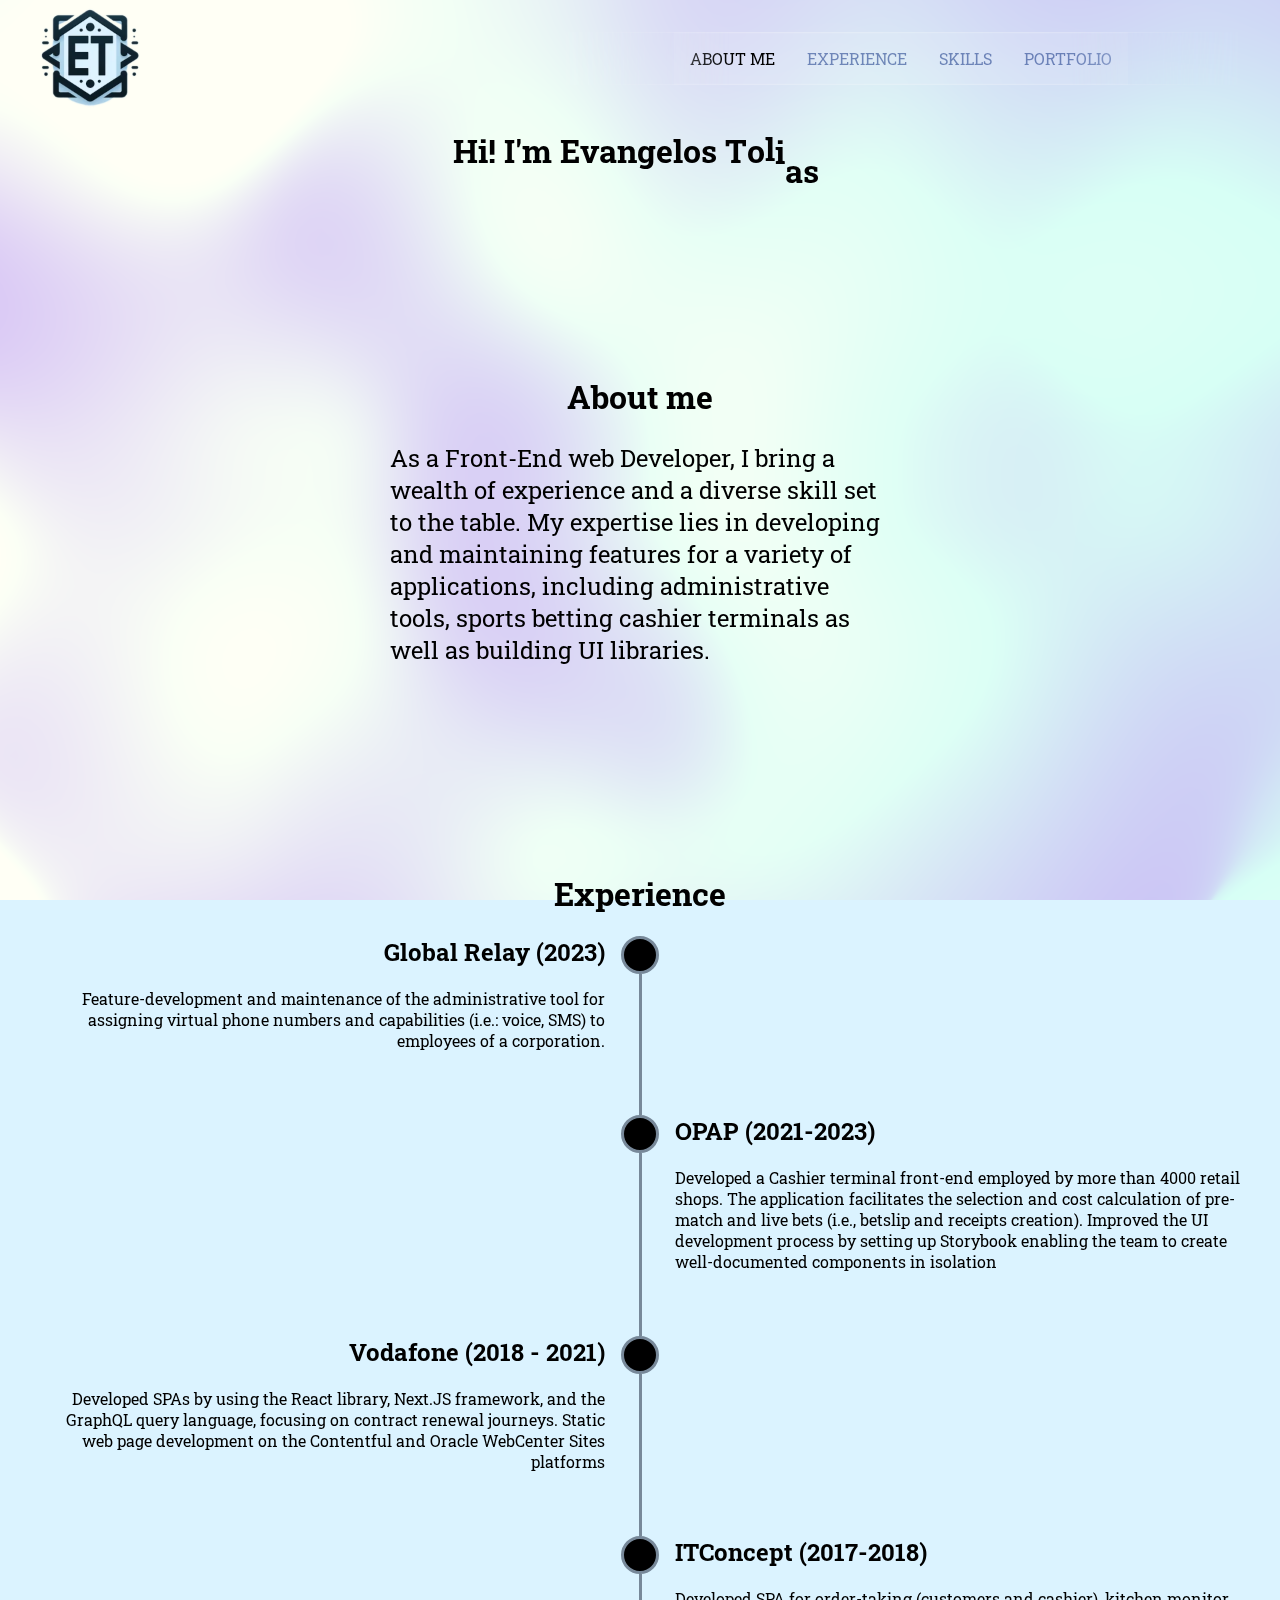
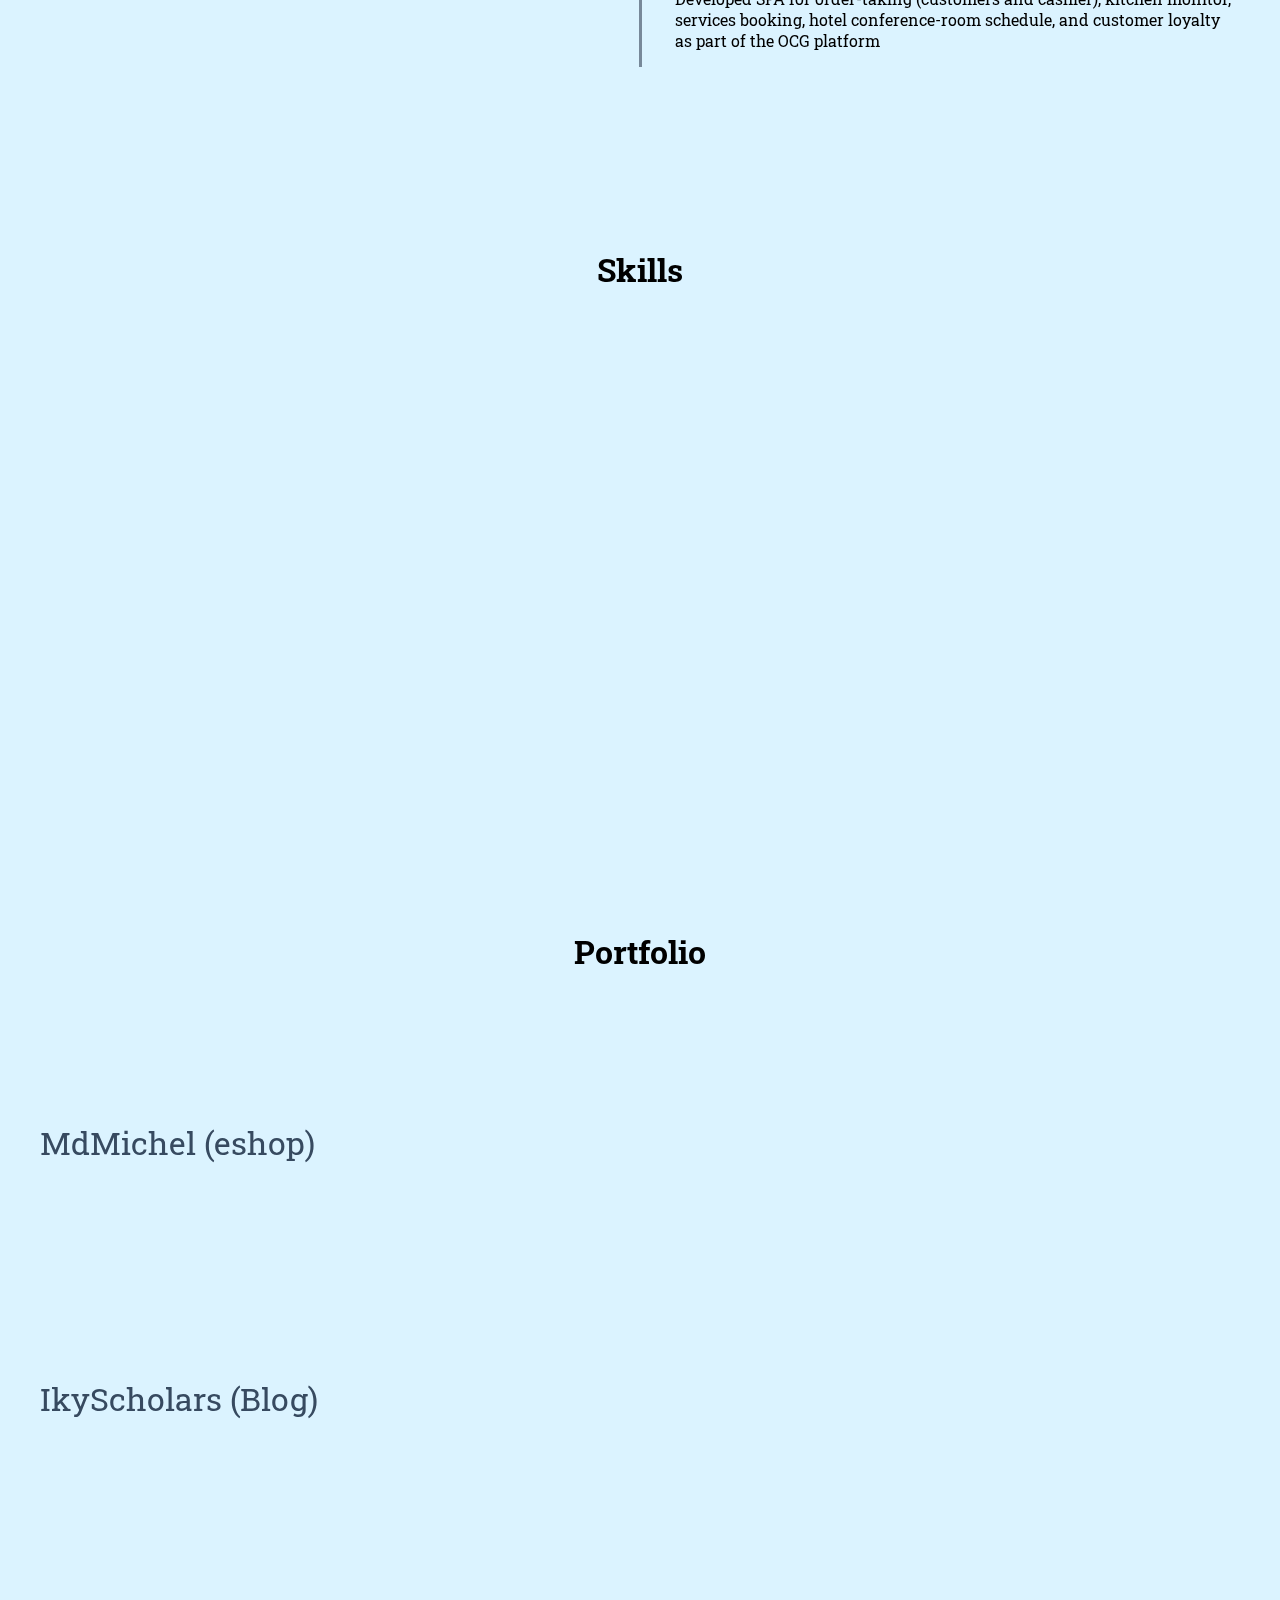
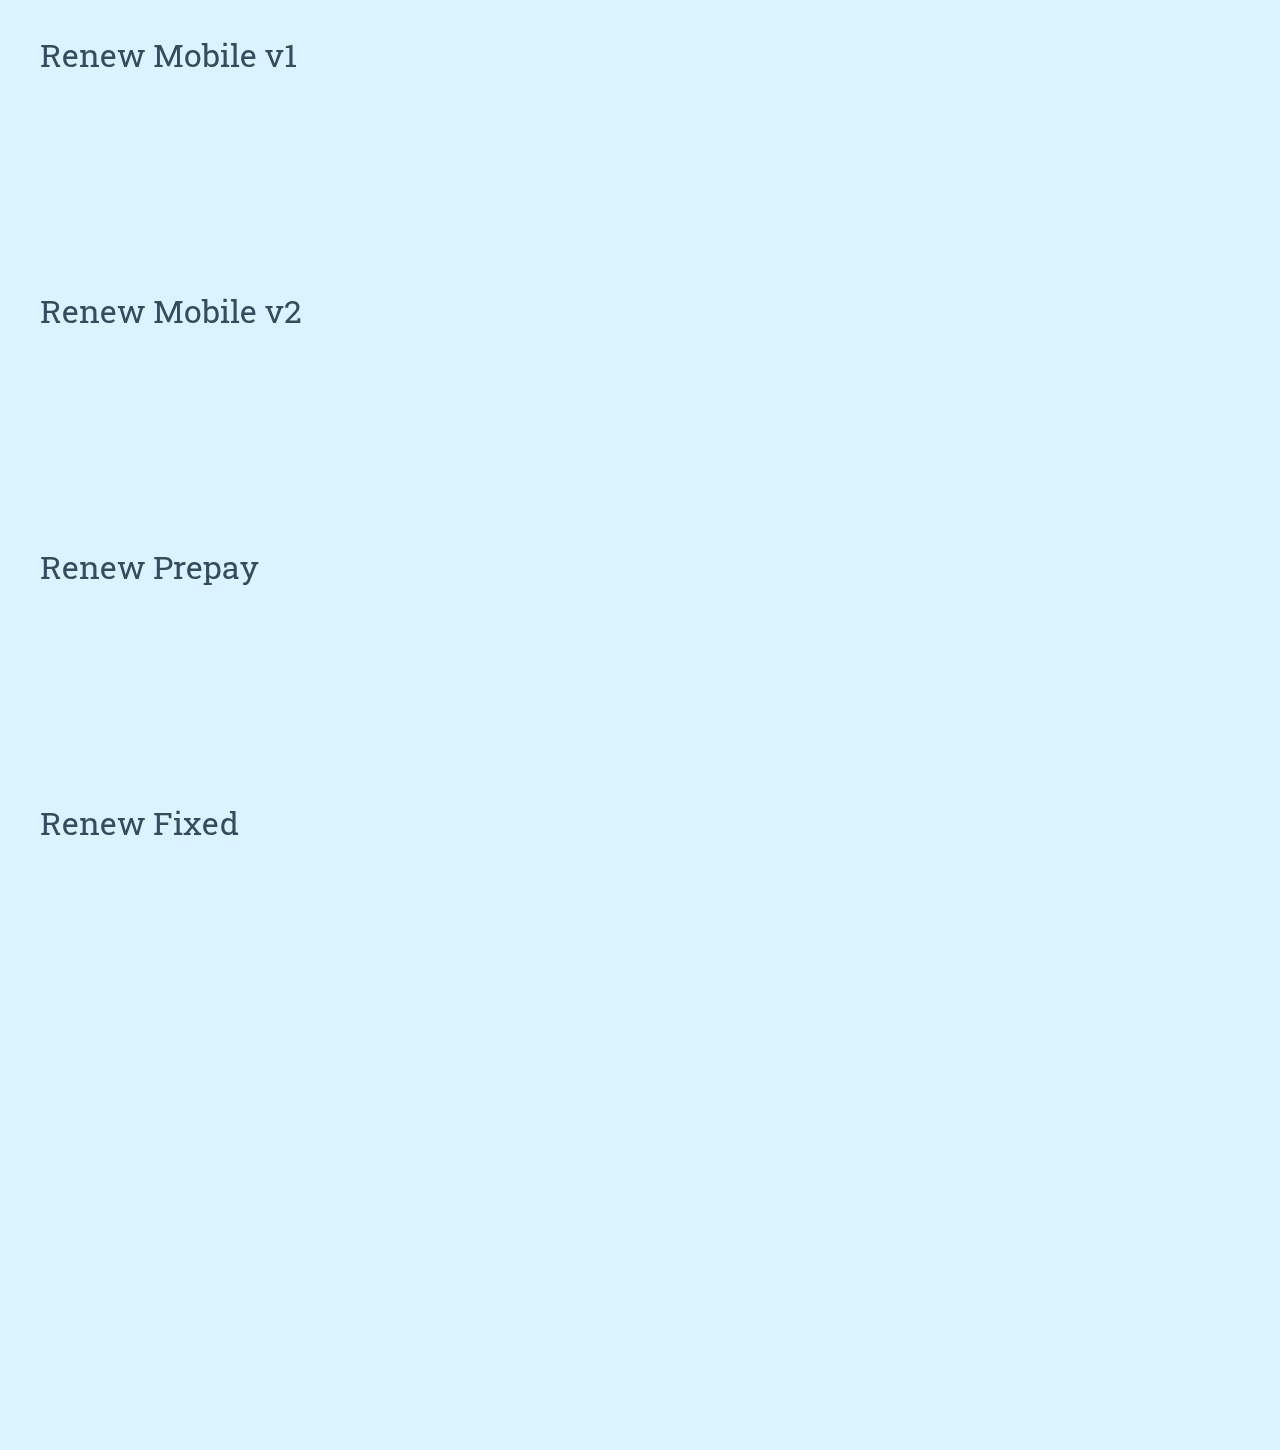
<file: index.html>
<!DOCTYPE html><html lang="en" class="__className_f9b89a"><head><meta charSet="utf-8"/><link rel="preconnect" href="https://fonts.googleapis.com"/><link rel="preconnect" href="https://fonts.gstatic.com" crossorigin="anonymous"/><meta name="viewport" content="width=device-width, initial-scale=1"/><link rel="preload" href="/_next/static/media/d3d85d86ad5c431a-s.p.woff2" as="font" crossorigin="" type="font/woff2"/><link rel="stylesheet" href="/_next/static/css/2d29b86d4adf78f7.css" crossorigin="" data-precedence="next"/><link rel="stylesheet" href="/_next/static/css/67b9c9a1680bc302.css" crossorigin="" data-precedence="next"/><link rel="preload" as="script" fetchPriority="low" href="/_next/static/chunks/webpack-c36395b2336eaa91.js" crossorigin=""/><script src="/_next/static/chunks/fd9d1056-96f86a2a9ab9b4eb.js" async="" crossorigin=""></script><script src="/_next/static/chunks/938-b4497bc437be2cba.js" async="" crossorigin=""></script><script src="/_next/static/chunks/main-app-da6022b499efff1f.js" async="" crossorigin=""></script><script src="/_next/static/chunks/651-0bb1bf5780128935.js" async=""></script><script src="/_next/static/chunks/216-7a8dcaa5f479b996.js" async=""></script><script src="/_next/static/chunks/app/page-bd2a8ca03f9b4940.js" async=""></script><script src="/_next/static/chunks/b536a0f1-09ca9436c06d6b62.js" async=""></script><script src="/_next/static/chunks/d40c82d0-dafd9866dcdceeed.js" async=""></script><script src="/_next/static/chunks/842-8a8c3afd90a65e01.js" async=""></script><script src="/_next/static/chunks/app/layout-cf245eed34b1b211.js" async=""></script><script src="/_next/static/chunks/app/error-377d0f88788da3be.js" async=""></script><script src="/_next/static/chunks/app/template-bc86ebb0a119007b.js" async=""></script><script src="/_next/static/chunks/app/not-found-f24aa3d97eb6d459.js" async=""></script><link rel="preload" href="https://www.googletagmanager.com/gtag/js?id=G-2BSTL3JRQV" as="script"/><title>Evangelos Tolias - Web developer</title><link rel="shortcut icon" type="image/png" href="/favicons/ET_LOGO_32.png"/><link rel="apple-touch-icon" href="/favicons/ET_LOGO_180.png"/><link rel="apple-touch-icon" sizes="180x180" href="/favicons/ET_LOGO_180.png"/><link rel="apple-touch-icon" sizes="167x167" href="/favicons/ET_LOGO_167.png"/><link rel="apple-touch-icon" sizes="152x152" href="/favicons/ET_LOGO_152.png"/><link rel="icon" type="image/png" sizes="32x32" href="/favicons/ET_LOGO_32.png"/><link rel="icon" type="image/png" sizes="16x16" href="/favicons/ET_LOGO_16.png"/><meta property="og:title" content="Portfolio - Evangelos Tolias"/><link rel="canonical" href="https://www.tolias.co/"/><meta property="og:type" content="website"/><meta property="og:image:alt" content="My Portfolio Preview"/><meta property="og:site_name" content="Evangelos Tolias | tolias.co"/><meta name="robots" content="index,follow"/><meta name="description" content="Experienced web developer specializing in front-end web development. Explore my portfolio and contact me for your next project."/><meta property="keywords" content="Evangelos, Vangelis, Tolias, Software Developer, Sofware Engineer, Developer, Web Developer, Front-end, Web, Portfolio"/><meta property="og:url" content="https://www.tolias.co/"/><meta property="og:image" content="https://www.tolias.co//favicons/ET_LOGO_180.png"/><meta name="theme-color" content="#dbf3ff"/><link rel="manifest" href="/manifest.webmanifest"/><link rel="icon" href="/icon.png?b149c6fd52539ea3" type="image/png" sizes="152x152"/><meta name="next-size-adjust"/><link href="https://fonts.googleapis.com/css2?family=Roboto+Slab&amp;display=swap" rel="stylesheet"/><script src="/_next/static/chunks/polyfills-c67a75d1b6f99dc8.js" crossorigin="" noModule=""></script></head><body><div class="spring_spring__93qQ5"><main><header class="header_container__cpk4_"><img alt="Evangelos Tolias Logo" loading="lazy" width="100" height="100" decoding="async" data-nimg="1" class="header_logo__PkDFG" style="color:transparent" src="/_next/static/media/ET_LOGO_150.0fc9850a.webp"/><nav class="header_nav__eyGjC"><menu class="header_menuContainer__luBCI"><li><button class="">About Me</button></li><li><button class="">Experience</button></li><li><button class="">Skills</button></li><li><button class="">Portfolio</button></li></menu></nav></header><section><h1><span class="sr-only">Hi! I&#x27;m Evangelos Tolias</span><span aria-hidden="true"><span class="animatedText_word__yrgFz"><span class="animatedText_char__Qu4nb" style="opacity:0;transform:translateY(20px) translateZ(0)">H</span><span class="animatedText_char__Qu4nb" style="opacity:0;transform:translateY(20px) translateZ(0)">i</span><span class="animatedText_char__Qu4nb" style="opacity:0;transform:translateY(20px) translateZ(0)">!</span><span> </span></span><span class="animatedText_word__yrgFz"><span class="animatedText_char__Qu4nb" style="opacity:0;transform:translateY(20px) translateZ(0)">I</span><span class="animatedText_char__Qu4nb" style="opacity:0;transform:translateY(20px) translateZ(0)">&#x27;</span><span class="animatedText_char__Qu4nb" style="opacity:0;transform:translateY(20px) translateZ(0)">m</span><span> </span></span><span class="animatedText_word__yrgFz"><span class="animatedText_char__Qu4nb" style="opacity:0;transform:translateY(20px) translateZ(0)">E</span><span class="animatedText_char__Qu4nb" style="opacity:0;transform:translateY(20px) translateZ(0)">v</span><span class="animatedText_char__Qu4nb" style="opacity:0;transform:translateY(20px) translateZ(0)">a</span><span class="animatedText_char__Qu4nb" style="opacity:0;transform:translateY(20px) translateZ(0)">n</span><span class="animatedText_char__Qu4nb" style="opacity:0;transform:translateY(20px) translateZ(0)">g</span><span class="animatedText_char__Qu4nb" style="opacity:0;transform:translateY(20px) translateZ(0)">e</span><span class="animatedText_char__Qu4nb" style="opacity:0;transform:translateY(20px) translateZ(0)">l</span><span class="animatedText_char__Qu4nb" style="opacity:0;transform:translateY(20px) translateZ(0)">o</span><span class="animatedText_char__Qu4nb" style="opacity:0;transform:translateY(20px) translateZ(0)">s</span><span> </span></span><span class="animatedText_word__yrgFz"><span class="animatedText_char__Qu4nb" style="opacity:0;transform:translateY(20px) translateZ(0)">T</span><span class="animatedText_char__Qu4nb" style="opacity:0;transform:translateY(20px) translateZ(0)">o</span><span class="animatedText_char__Qu4nb" style="opacity:0;transform:translateY(20px) translateZ(0)">l</span><span class="animatedText_char__Qu4nb" style="opacity:0;transform:translateY(20px) translateZ(0)">i</span><span class="animatedText_char__Qu4nb" style="opacity:0;transform:translateY(20px) translateZ(0)">a</span><span class="animatedText_char__Qu4nb" style="opacity:0;transform:translateY(20px) translateZ(0)">s</span><span> </span></span></span></h1></section><section><h1>About me</h1><p class="aboutMe_aboutMe__0SmJS">As a Front-End web Developer, I bring a wealth of experience and a diverse skill set to the table. My expertise lies in developing and maintaining features for a variety of applications, including administrative tools, sports betting cashier terminals as well as building UI libraries.</p></section><section><h1>Experience</h1><div class="experienceSection_container__gqBkH"><div class="experienceSection_bodyRowContainer__B85kd"><div class="experienceSection_body__YOMvl experienceSection_leftBody__BrEXi"><h2>Global Relay (2023)</h2><p>Feature-development and maintenance of the administrative tool for assigning virtual phone numbers and capabilities (i.e.: voice, SMS) to employees of a corporation.</p></div><div class="experienceSection_divider__bWkGD"><div class="experienceSection_dividerDot__Til0p"></div><div class="experienceSection_dividerAfter__x1deq"></div></div><div></div></div><div class="experienceSection_bodyRowContainer__B85kd"><div></div><div class="experienceSection_divider__bWkGD"><div class="experienceSection_dividerBefore__I2gkS"></div><div class="experienceSection_dividerDot__Til0p"></div><div class="experienceSection_dividerAfter__x1deq"></div></div><div class="experienceSection_body__YOMvl experienceSection_rightBody__ieMj9"><h2>OPAP (2021-2023)</h2><p>Developed a Cashier terminal front-end employed by more than 4000 retail shops. The application facilitates the selection and cost calculation of pre-match and live bets (i.e., betslip and receipts creation). Improved the UI development process by setting up Storybook enabling the team to create well-documented components in isolation</p></div></div><div class="experienceSection_bodyRowContainer__B85kd"><div class="experienceSection_body__YOMvl experienceSection_leftBody__BrEXi"><h2>Vodafone (2018 - 2021)</h2><p>Developed SPAs by using the React library, Next.JS framework, and the GraphQL query language, focusing on contract renewal journeys. Static web page development on the Contentful and Oracle WebCenter Sites platforms</p></div><div class="experienceSection_divider__bWkGD"><div class="experienceSection_dividerBefore__I2gkS"></div><div class="experienceSection_dividerDot__Til0p"></div><div class="experienceSection_dividerAfter__x1deq"></div></div><div></div></div><div class="experienceSection_bodyRowContainer__B85kd"><div></div><div class="experienceSection_divider__bWkGD"><div class="experienceSection_dividerBefore__I2gkS"></div><div class="experienceSection_dividerDot__Til0p"></div><div class="experienceSection_dividerAfter__x1deq"></div></div><div class="experienceSection_body__YOMvl experienceSection_rightBody__ieMj9"><h2>ITConcept (2017-2018)</h2><p>Developed SPA for order-taking (customers and cashier), kitchen monitor, services booking, hotel conference-room schedule, and customer loyalty as part of the OCG platform</p></div></div></div></section><section><h1>Skills</h1><ul class="skillSection_container__D6R_J"><li class="skillSection_box__exgqO skillItem">React</li><li class="skillSection_box__exgqO skillItem">JavaScript</li><li class="skillSection_box__exgqO skillItem">Redux</li><li class="skillSection_box__exgqO skillItem">MobX</li><li class="skillSection_box__exgqO skillItem">Emotion</li><li class="skillSection_box__exgqO skillItem">TypeScript</li><li class="skillSection_box__exgqO skillItem">Jest</li><li class="skillSection_box__exgqO skillItem">RTL</li><li class="skillSection_box__exgqO skillItem">CSS</li><li class="skillSection_box__exgqO skillItem">SASS</li><li class="skillSection_box__exgqO skillItem">GIT</li><li class="skillSection_box__exgqO skillItem">jQuery</li><li class="skillSection_box__exgqO skillItem">SQL</li><li class="skillSection_box__exgqO skillItem">QT</li><li class="skillSection_box__exgqO skillItem">Agile</li></ul></section><section class="portfolioSection_portfolio__s8_g8"><h1 class="portfolioSection_portfolioTitle__i5VGc">Portfolio</h1><div class="portfolioSection_portfolioListContainer__qfqn9"><ul class="portfolioSection_portfolioList__8Vuk3"><li class="portfolioSection_portfolioListItem__1uupO"><p class="page_featureTitle__kH4Xm">MdMichel (eshop)</p></li><li class="portfolioSection_portfolioListItem__1uupO"><p class="page_featureTitle__kH4Xm">IkyScholars (Blog)</p></li><li class="portfolioSection_portfolioListItem__1uupO"><p class="page_featureTitle__kH4Xm">Renew Mobile v1</p></li><li class="portfolioSection_portfolioListItem__1uupO"><p class="page_featureTitle__kH4Xm">Renew Mobile v2</p></li><li class="portfolioSection_portfolioListItem__1uupO"><p class="page_featureTitle__kH4Xm">Renew Prepay</p></li><li class="portfolioSection_portfolioListItem__1uupO"><p class="page_featureTitle__kH4Xm">Renew Fixed</p></li></ul></div><div class="portfolioSection_right__EQn9p"><div class="card_imageContainer__g9uBe"></div></div></section></main></div><div style="position:fixed;width:100lvw;height:100lvh;overflow:hidden;pointer-events:none;touch-action:none;user-select:none" id="gradientCanvas" class="page_canvas__dt_l4"><div style="width:100%;height:100%"><canvas style="display:block"></canvas></div></div><script src="/_next/static/chunks/webpack-c36395b2336eaa91.js" crossorigin="" async=""></script><script>(self.__next_f=self.__next_f||[]).push([0]);self.__next_f.push([2,null])</script><script>self.__next_f.push([1,"1:HL[\"/_next/static/media/d3d85d86ad5c431a-s.p.woff2\",\"font\",{\"crossOrigin\":\"\",\"type\":\"font/woff2\"}]\n2:HL[\"/_next/static/css/2d29b86d4adf78f7.css\",\"style\",{\"crossOrigin\":\"\"}]\n0:\"$L3\"\n"])</script><script>self.__next_f.push([1,"4:HL[\"/_next/static/css/67b9c9a1680bc302.css\",\"style\",{\"crossOrigin\":\"\"}]\n"])</script><script>self.__next_f.push([1,"5:I[7690,[],\"\"]\n7:I[7831,[],\"\"]\n8:I[9741,[\"651\",\"static/chunks/651-0bb1bf5780128935.js\",\"216\",\"static/chunks/216-7a8dcaa5f479b996.js\",\"931\",\"static/chunks/app/page-bd2a8ca03f9b4940.js\"],\"\"]\n9:I[579,[\"689\",\"static/chunks/b536a0f1-09ca9436c06d6b62.js\",\"982\",\"static/chunks/d40c82d0-dafd9866dcdceeed.js\",\"842\",\"static/chunks/842-8a8c3afd90a65e01.js\",\"185\",\"static/chunks/app/layout-cf245eed34b1b211.js\"],\"\"]\na:I[5613,[],\"\"]\nb:I[449,[\"601\",\"static/chunks/app/error-377d0f88788da3be.js\"],\"\"]\nc:I[4077,[\"651\",\"static/c"])</script><script>self.__next_f.push([1,"hunks/651-0bb1bf5780128935.js\",\"489\",\"static/chunks/app/template-bc86ebb0a119007b.js\"],\"\"]\nd:I[1778,[],\"\"]\ne:I[8667,[\"160\",\"static/chunks/app/not-found-f24aa3d97eb6d459.js\"],\"\"]\n11:I[8955,[],\"\"]\nf:{}\n"])</script><script>self.__next_f.push([1,"3:[[[\"$\",\"link\",\"0\",{\"rel\":\"stylesheet\",\"href\":\"/_next/static/css/2d29b86d4adf78f7.css\",\"precedence\":\"next\",\"crossOrigin\":\"\"}]],[\"$\",\"$L5\",null,{\"buildId\":\"CIR1C6narZLIH4EK2ZhhM\",\"assetPrefix\":\"\",\"initialCanonicalUrl\":\"/\",\"initialTree\":[\"\",{\"children\":[\"__PAGE__\",{}]},\"$undefined\",\"$undefined\",true],\"initialSeedData\":[\"\",{\"children\":[\"__PAGE__\",{},[\"$L6\",[\"$\",\"$L7\",null,{\"propsForComponent\":{\"params\":{}},\"Component\":\"$8\",\"isStaticGeneration\":true}],null]]},[null,[\"$\",\"$L9\",null,{\"children\":[\"$\",\"$La\",null,{\"parallelRouterKey\":\"children\",\"segmentPath\":[\"children\"],\"loading\":\"$undefined\",\"loadingStyles\":\"$undefined\",\"loadingScripts\":\"$undefined\",\"hasLoading\":false,\"error\":\"$b\",\"errorStyles\":[],\"errorScripts\":[],\"template\":[\"$\",\"$Lc\",null,{\"children\":[\"$\",\"$Ld\",null,{}]}],\"templateStyles\":[],\"templateScripts\":[],\"notFound\":[\"$\",\"$Le\",null,{}],\"notFoundStyles\":[],\"styles\":[[\"$\",\"link\",\"0\",{\"rel\":\"stylesheet\",\"href\":\"/_next/static/css/67b9c9a1680bc302.css\",\"precedence\":\"next\",\"crossOrigin\":\"\"}]]}],\"params\":\"$f\"}],null]],\"initialHead\":[false,\"$L10\"],\"globalErrorComponent\":\"$11\"}]]\n"])</script><script>self.__next_f.push([1,"10:[[\"$\",\"meta\",\"0\",{\"name\":\"viewport\",\"content\":\"width=device-width, initial-scale=1\"}],[\"$\",\"meta\",\"1\",{\"charSet\":\"utf-8\"}],[\"$\",\"link\",\"2\",{\"rel\":\"manifest\",\"href\":\"/manifest.webmanifest\"}],[\"$\",\"link\",\"3\",{\"rel\":\"icon\",\"href\":\"/icon.png?b149c6fd52539ea3\",\"type\":\"image/png\",\"sizes\":\"152x152\"}],[\"$\",\"meta\",\"4\",{\"name\":\"next-size-adjust\"}]]\n6:null\n"])</script><script>self.__next_f.push([1,""])</script></body></html>
</file>
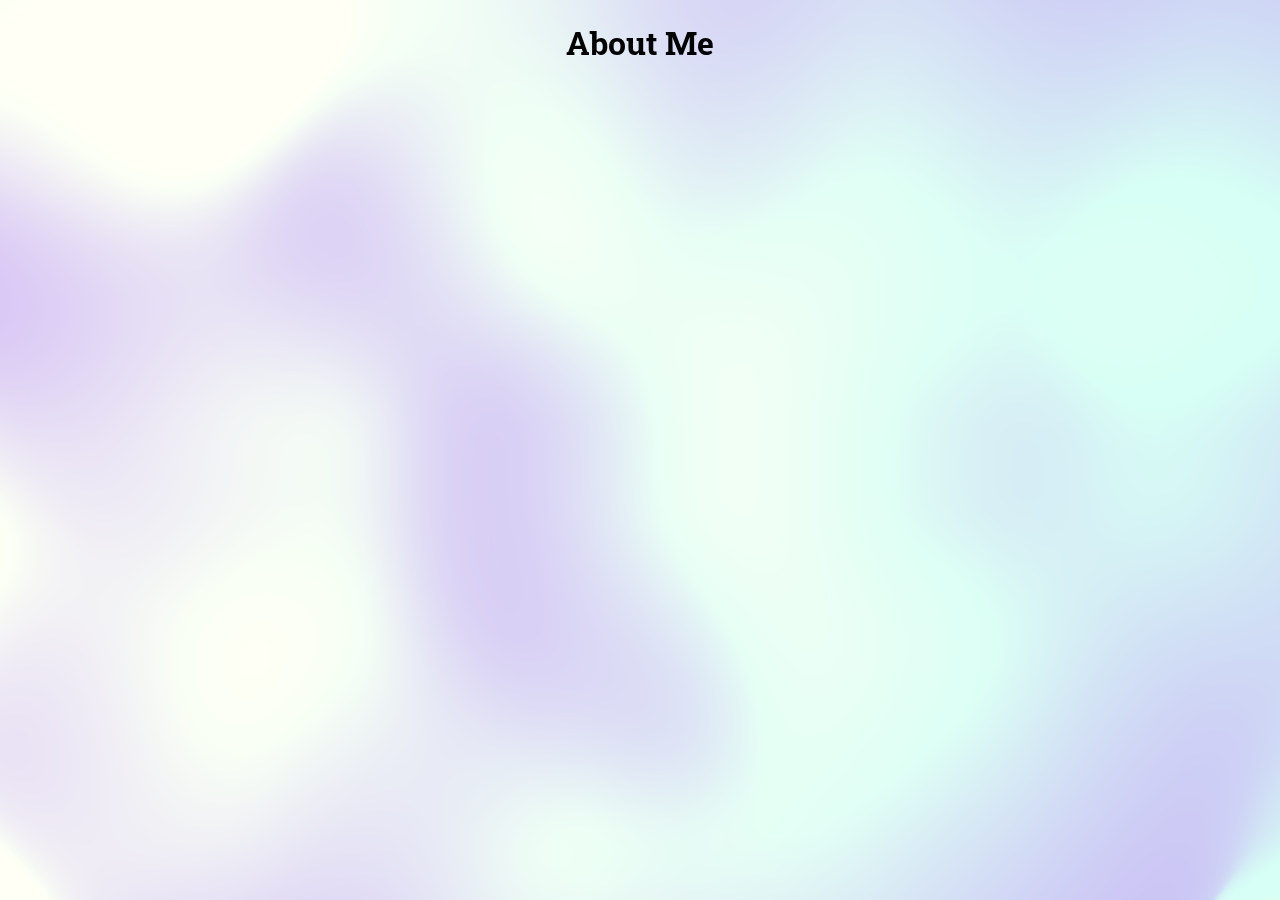
<file: about.html>
<!DOCTYPE html><html lang="en" class="__className_f9b89a"><head><meta charSet="utf-8"/><link rel="preconnect" href="https://fonts.googleapis.com"/><link rel="preconnect" href="https://fonts.gstatic.com" crossorigin="anonymous"/><meta name="viewport" content="width=device-width, initial-scale=1"/><link rel="preload" href="/_next/static/media/d3d85d86ad5c431a-s.p.woff2" as="font" crossorigin="" type="font/woff2"/><link rel="stylesheet" href="/_next/static/css/2d29b86d4adf78f7.css" crossorigin="" data-precedence="next"/><link rel="preload" as="script" fetchPriority="low" href="/_next/static/chunks/webpack-c36395b2336eaa91.js" crossorigin=""/><script src="/_next/static/chunks/fd9d1056-96f86a2a9ab9b4eb.js" async="" crossorigin=""></script><script src="/_next/static/chunks/938-b4497bc437be2cba.js" async="" crossorigin=""></script><script src="/_next/static/chunks/main-app-da6022b499efff1f.js" async="" crossorigin=""></script><script src="/_next/static/chunks/app/about/page-17fbf042aece4ad7.js" async=""></script><script src="/_next/static/chunks/b536a0f1-09ca9436c06d6b62.js" async=""></script><script src="/_next/static/chunks/d40c82d0-dafd9866dcdceeed.js" async=""></script><script src="/_next/static/chunks/842-8a8c3afd90a65e01.js" async=""></script><script src="/_next/static/chunks/app/layout-cf245eed34b1b211.js" async=""></script><script src="/_next/static/chunks/app/error-377d0f88788da3be.js" async=""></script><script src="/_next/static/chunks/651-0bb1bf5780128935.js" async=""></script><script src="/_next/static/chunks/app/template-bc86ebb0a119007b.js" async=""></script><script src="/_next/static/chunks/app/not-found-f24aa3d97eb6d459.js" async=""></script><link rel="preload" href="https://www.googletagmanager.com/gtag/js?id=G-2BSTL3JRQV" as="script"/><title>Evangelos Tolias - Web developer</title><link rel="shortcut icon" type="image/png" href="/favicons/ET_LOGO_32.png"/><link rel="apple-touch-icon" href="/favicons/ET_LOGO_180.png"/><link rel="apple-touch-icon" sizes="180x180" href="/favicons/ET_LOGO_180.png"/><link rel="apple-touch-icon" sizes="167x167" href="/favicons/ET_LOGO_167.png"/><link rel="apple-touch-icon" sizes="152x152" href="/favicons/ET_LOGO_152.png"/><link rel="icon" type="image/png" sizes="32x32" href="/favicons/ET_LOGO_32.png"/><link rel="icon" type="image/png" sizes="16x16" href="/favicons/ET_LOGO_16.png"/><meta property="og:title" content="Portfolio - Evangelos Tolias"/><link rel="canonical" href="https://www.tolias.co/"/><meta property="og:type" content="website"/><meta property="og:image:alt" content="My Portfolio Preview"/><meta property="og:site_name" content="Evangelos Tolias | tolias.co"/><meta name="robots" content="index,follow"/><meta name="description" content="Experienced web developer specializing in front-end web development. Explore my portfolio and contact me for your next project."/><meta property="keywords" content="Evangelos, Vangelis, Tolias, Software Developer, Sofware Engineer, Developer, Web Developer, Front-end, Web, Portfolio"/><meta property="og:url" content="https://www.tolias.co/"/><meta property="og:image" content="https://www.tolias.co//favicons/ET_LOGO_180.png"/><meta name="theme-color" content="#dbf3ff"/><link rel="manifest" href="/manifest.webmanifest"/><link rel="icon" href="/icon.png?b149c6fd52539ea3" type="image/png" sizes="152x152"/><meta name="next-size-adjust"/><link href="https://fonts.googleapis.com/css2?family=Roboto+Slab&amp;display=swap" rel="stylesheet"/><script src="/_next/static/chunks/polyfills-c67a75d1b6f99dc8.js" crossorigin="" noModule=""></script></head><body><div class="spring_spring__93qQ5"><main><main><h1>About Me</h1></main></main></div><div style="position:fixed;width:100lvw;height:100lvh;overflow:hidden;pointer-events:none;touch-action:none;user-select:none" id="gradientCanvas" class="page_canvas__dt_l4"><div style="width:100%;height:100%"><canvas style="display:block"></canvas></div></div><script src="/_next/static/chunks/webpack-c36395b2336eaa91.js" crossorigin="" async=""></script><script>(self.__next_f=self.__next_f||[]).push([0]);self.__next_f.push([2,null])</script><script>self.__next_f.push([1,"1:HL[\"/_next/static/media/d3d85d86ad5c431a-s.p.woff2\",\"font\",{\"crossOrigin\":\"\",\"type\":\"font/woff2\"}]\n2:HL[\"/_next/static/css/2d29b86d4adf78f7.css\",\"style\",{\"crossOrigin\":\"\"}]\n0:\"$L3\"\n"])</script><script>self.__next_f.push([1,"4:I[7690,[],\"\"]\n6:I[7831,[],\"\"]\n7:I[313,[\"301\",\"static/chunks/app/about/page-17fbf042aece4ad7.js\"],\"\"]\n8:I[5613,[],\"\"]\n9:I[1778,[],\"\"]\na:I[579,[\"689\",\"static/chunks/b536a0f1-09ca9436c06d6b62.js\",\"982\",\"static/chunks/d40c82d0-dafd9866dcdceeed.js\",\"842\",\"static/chunks/842-8a8c3afd90a65e01.js\",\"185\",\"static/chunks/app/layout-cf245eed34b1b211.js\"],\"\"]\nb:I[449,[\"601\",\"static/chunks/app/error-377d0f88788da3be.js\"],\"\"]\nc:I[4077,[\"651\",\"static/chunks/651-0bb1bf5780128935.js\",\"489\",\"static/chunks/app/template-bc86eb"])</script><script>self.__next_f.push([1,"b0a119007b.js\"],\"\"]\nd:I[8667,[\"160\",\"static/chunks/app/not-found-f24aa3d97eb6d459.js\"],\"\"]\n10:I[8955,[],\"\"]\ne:{}\n"])</script><script>self.__next_f.push([1,"3:[[[\"$\",\"link\",\"0\",{\"rel\":\"stylesheet\",\"href\":\"/_next/static/css/2d29b86d4adf78f7.css\",\"precedence\":\"next\",\"crossOrigin\":\"\"}]],[\"$\",\"$L4\",null,{\"buildId\":\"CIR1C6narZLIH4EK2ZhhM\",\"assetPrefix\":\"\",\"initialCanonicalUrl\":\"/about\",\"initialTree\":[\"\",{\"children\":[\"about\",{\"children\":[\"__PAGE__\",{}]}]},\"$undefined\",\"$undefined\",true],\"initialSeedData\":[\"\",{\"children\":[\"about\",{\"children\":[\"__PAGE__\",{},[\"$L5\",[\"$\",\"$L6\",null,{\"propsForComponent\":{\"params\":{}},\"Component\":\"$7\",\"isStaticGeneration\":true}],null]]},[\"$\",\"$L8\",null,{\"parallelRouterKey\":\"children\",\"segmentPath\":[\"children\",\"about\",\"children\"],\"loading\":\"$undefined\",\"loadingStyles\":\"$undefined\",\"loadingScripts\":\"$undefined\",\"hasLoading\":false,\"error\":\"$undefined\",\"errorStyles\":\"$undefined\",\"errorScripts\":\"$undefined\",\"template\":[\"$\",\"$L9\",null,{}],\"templateStyles\":\"$undefined\",\"templateScripts\":\"$undefined\",\"notFound\":\"$undefined\",\"notFoundStyles\":\"$undefined\",\"styles\":null}]]},[null,[\"$\",\"$La\",null,{\"children\":[\"$\",\"$L8\",null,{\"parallelRouterKey\":\"children\",\"segmentPath\":[\"children\"],\"loading\":\"$undefined\",\"loadingStyles\":\"$undefined\",\"loadingScripts\":\"$undefined\",\"hasLoading\":false,\"error\":\"$b\",\"errorStyles\":[],\"errorScripts\":[],\"template\":[\"$\",\"$Lc\",null,{\"children\":[\"$\",\"$L9\",null,{}]}],\"templateStyles\":[],\"templateScripts\":[],\"notFound\":[\"$\",\"$Ld\",null,{}],\"notFoundStyles\":[],\"styles\":null}],\"params\":\"$e\"}],null]],\"initialHead\":[false,\"$Lf\"],\"globalErrorComponent\":\"$10\"}]]\n"])</script><script>self.__next_f.push([1,"f:[[\"$\",\"meta\",\"0\",{\"name\":\"viewport\",\"content\":\"width=device-width, initial-scale=1\"}],[\"$\",\"meta\",\"1\",{\"charSet\":\"utf-8\"}],[\"$\",\"link\",\"2\",{\"rel\":\"manifest\",\"href\":\"/manifest.webmanifest\"}],[\"$\",\"link\",\"3\",{\"rel\":\"icon\",\"href\":\"/icon.png?b149c6fd52539ea3\",\"type\":\"image/png\",\"sizes\":\"152x152\"}],[\"$\",\"meta\",\"4\",{\"name\":\"next-size-adjust\"}]]\n5:null\n"])</script><script>self.__next_f.push([1,""])</script></body></html>
</file>
<file: _next/static/css/2d29b86d4adf78f7.css>
html:focus-within{scroll-behavior:smooth}@media only screen and (max-width:40em){html{font-size:12px}}:root{--max-width:1100px}body{background:#dbf3ff;font-family:Roboto Slab,serif}h1{text-align:center}:-webkit-any(article,aside,nav,section) h1{font-size:2em}.sr-only{position:absolute;left:-10000px;top:auto;width:1px;height:1px;overflow:hidden}section{padding-bottom:10em}.spring_spring__93qQ5{margin:0 auto;max-width:1200px;min-width:300px;padding:0 10px;height:100%}@font-face{font-family:__Roboto_Slab_f9b89a;font-style:normal;font-weight:100 900;font-display:swap;src:url(/_next/static/media/e8e25437b49f95eb-s.woff2) format("woff2");unicode-range:U+0460-052f,U+1c80-1c88,U+20b4,U+2de0-2dff,U+a640-a69f,U+fe2e-fe2f}@font-face{font-family:__Roboto_Slab_f9b89a;font-style:normal;font-weight:100 900;font-display:swap;src:url(/_next/static/media/1503d3bdd3f79a19-s.woff2) format("woff2");unicode-range:U+0301,U+0400-045f,U+0490-0491,U+04b0-04b1,U+2116}@font-face{font-family:__Roboto_Slab_f9b89a;font-style:normal;font-weight:100 900;font-display:swap;src:url(/_next/static/media/e2a272b6447367f1-s.woff2) format("woff2");unicode-range:U+1f??}@font-face{font-family:__Roboto_Slab_f9b89a;font-style:normal;font-weight:100 900;font-display:swap;src:url(/_next/static/media/be657e7655c1bafa-s.woff2) format("woff2");unicode-range:U+0370-03ff}@font-face{font-family:__Roboto_Slab_f9b89a;font-style:normal;font-weight:100 900;font-display:swap;src:url(/_next/static/media/468b79e2d56358f9-s.woff2) format("woff2");unicode-range:U+0102-0103,U+0110-0111,U+0128-0129,U+0168-0169,U+01a0-01a1,U+01af-01b0,U+0300-0301,U+0303-0304,U+0308-0309,U+0323,U+0329,U+1ea0-1ef9,U+20ab}@font-face{font-family:__Roboto_Slab_f9b89a;font-style:normal;font-weight:100 900;font-display:swap;src:url(/_next/static/media/b0da285322ee6896-s.woff2) format("woff2");unicode-range:U+0100-02af,U+0304,U+0308,U+0329,U+1e00-1e9f,U+1ef2-1eff,U+2020,U+20a0-20ab,U+20ad-20cf,U+2113,U+2c60-2c7f,U+a720-a7ff}@font-face{font-family:__Roboto_Slab_f9b89a;font-style:normal;font-weight:100 900;font-display:swap;src:url(/_next/static/media/d3d85d86ad5c431a-s.p.woff2) format("woff2");unicode-range:U+00??,U+0131,U+0152-0153,U+02bb-02bc,U+02c6,U+02da,U+02dc,U+0304,U+0308,U+0329,U+2000-206f,U+2074,U+20ac,U+2122,U+2191,U+2193,U+2212,U+2215,U+feff,U+fffd}@font-face{font-family:__Roboto_Slab_Fallback_f9b89a;src:local("Times New Roman");ascent-override:88.56%;descent-override:22.90%;line-gap-override:0.00%;size-adjust:118.32%}.__className_f9b89a{font-family:__Roboto_Slab_f9b89a,__Roboto_Slab_Fallback_f9b89a;font-style:normal}.page_box__nSTsO{width:200px;height:200px;border-radius:20%;background:#1300ff}.page_featureTitle__kH4Xm{padding-top:3em;padding-bottom:3em;color:#374a60;transition:color .3s ease,transform .3s ease}.page_textBlack__Azx6P{transition:color .3s ease,transform .3s ease;color:#000;transform:scale(1.05)}.page_footer__sHKi3{height:100vh}.page_canvas__dt_l4{top:0;left:0;z-index:-1}
</file>
<file: _next/static/css/67b9c9a1680bc302.css>
.header_container__cpk4_{position:-webkit-sticky;position:sticky;top:0;z-index:4;display:flex;align-items:center;justify-content:space-between}.header_logo__PkDFG{flex-grow:0;flex-shrink:0}.header_nav__eyGjC{-webkit-mask-image:linear-gradient(90deg,hsla(0,0%,100%,0),#fff 25%,#fff 75%,hsla(0,0%,100%,0));mask-image:linear-gradient(90deg,hsla(0,0%,100%,0),#fff 25%,#fff 75%,hsla(0,0%,100%,0));-webkit-backdrop-filter:blur(10px);backdrop-filter:blur(10px);box-shadow:0 0 30px rgba(0,0,0,.1),inset 0 0 2px hsla(0,0%,100%,.7);overflow-x:auto;flex-shrink:2;padding-left:5em;padding-right:5em}.header_menuContainer__luBCI{padding-left:2em;padding-right:2em;display:inline-flex;flex-wrap:nowrap;align-items:center;justify-content:center;margin:0 auto}.header_menuContainer__luBCI>li{display:inline-block}.header_menuContainer__luBCI button{padding:1em;text-transform:uppercase;color:rgba(0,35,122,.5);background:hsla(0,0%,100%,.1);text-decoration:none;display:block;white-space:nowrap;border:none;font-family:inherit;font-size:16px;cursor:pointer}.header_menuContainer__luBCI a:hover,.header_menuContainer__luBCI button:hover{box-shadow:0 0 10px rgba(0,0,0,.1),inset 0 0 1px hsla(0,0%,100%,.6);background:hsla(0,0%,100%,.1);color:rgba(0,35,122,.7)}button.header_highlight__1rgps{color:#000}.skillSection_container__D6R_J{display:flex;flex-wrap:wrap;justify-content:center;gap:10px;max-width:500px;margin-left:auto;margin-right:auto;padding-left:0;padding-bottom:1em}.skillSection_box__exgqO{text-align:center;background-color:#fff;display:inline-block;padding:1rem;border-radius:30px;place-content:center flex-start;box-shadow:0 20px 40px 0 rgba(0,0,0,.2)}.animatedText_char__Qu4nb,.animatedText_word__yrgFz{display:inline-block}.page_box__nSTsO{width:200px;height:200px;border-radius:20%;background:#1300ff}.page_featureTitle__kH4Xm{padding-top:3em;padding-bottom:3em;color:#374a60;transition:color .3s ease,transform .3s ease}.page_textBlack__Azx6P{transition:color .3s ease,transform .3s ease;color:#000;transform:scale(1.05)}.page_footer__sHKi3{height:100vh}.page_canvas__dt_l4{top:0;left:0;z-index:-1}.card_imageContainer__g9uBe{display:flex;width:100%;border-radius:1em;transform:scale(100%)}.card_image__VO5Sd{width:100%;height:auto;max-height:80vh;border-radius:1em;object-fit:contain}.portfolioSection_portfolio__s8_g8{position:relative;display:flex;align-items:flex-start;gap:1rem}.portfolioSection_portfolioListContainer__qfqn9{flex-grow:1;flex-basis:60%;padding-top:35vh;padding-bottom:35vh}.portfolioSection_portfolioList__8Vuk3{font-size:2rem;line-height:1em;padding-left:0;margin:0}.portfolioSection_portfolioListItem__1uupO{padding-left:0;list-style-type:none;margin:0}.portfolioSection_portfolioTitle__i5VGc{position:absolute;top:25vh;left:50%;transform:translateX(-50%)}.portfolioSection_right__EQn9p{position:-webkit-sticky;position:sticky;flex-grow:1;flex-basis:40%;top:0;height:100vh;width:100%;display:flex;align-items:center}@media only screen and (max-width:40em){.portfolioSection_portfolioListContainer__qfqn9{flex-basis:30%}}.aboutMe_aboutMe__0SmJS{font-size:1.5em;max-width:500px;margin-left:auto;margin-right:auto}.experienceSection_timelineHeader__Y_nsa{margin-top:0}.experienceSection_container__gqBkH{display:grid;grid-auto-flow:dense;grid-template-columns:1fr min-content 1fr;grid-gap:3em 1em;gap:3em 1em;position:relative;box-sizing:border-box}.experienceSection_body__YOMvl{box-sizing:inherit}.experienceSection_body__YOMvl>h2{margin-top:0}.experienceSection_bodyRowContainer__B85kd{display:contents;box-sizing:inherit}.experienceSection_divider__bWkGD{display:flex;justify-content:flex-start;flex-direction:column;grid-column:2;position:relative;align-items:center}.experienceSection_dividerBefore__I2gkS{position:absolute;height:3em;width:3px;top:-3em;background-color:#789}.experienceSection_dividerAfter__x1deq{flex-grow:2;width:3px;background-color:#789}.experienceSection_dividerDot__Til0p{display:flex;width:2em;height:2em;border-radius:50%;flex-shrink:0;justify-content:center;align-items:center;background-color:#000;border:3px solid #789;box-shadow:0 0 0 0 rgba(0,0,0,.2),0 0 0 0 rgba(0,0,0,.14),0 0 0 0 rgba(0,0,0,.12)}.experienceSection_leftBody__BrEXi{grid-column:1;text-align:right}.experienceSection_rightBody__ieMj9{grid-column:3;text-align:left}
</file>
